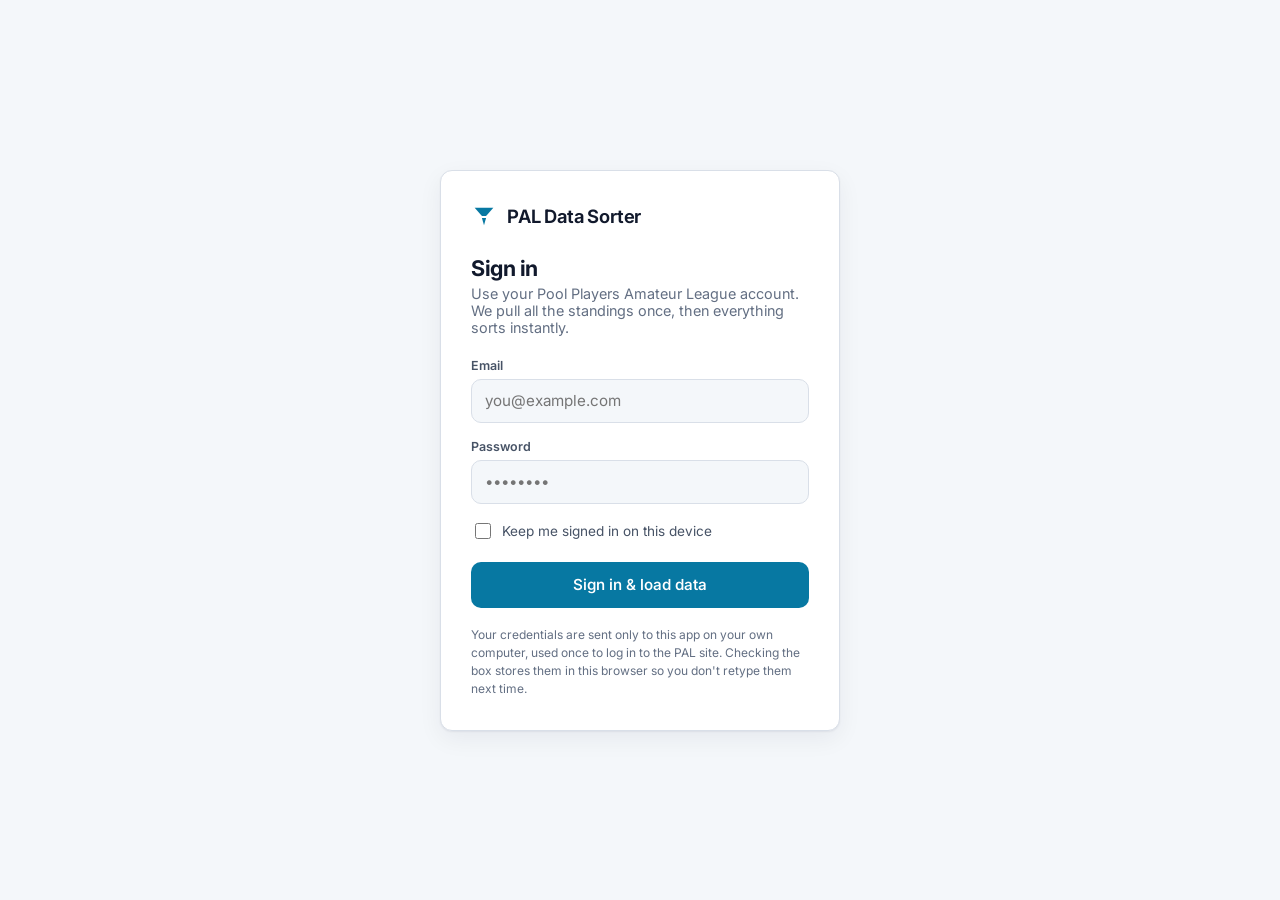
<file: web/index.html>
<!doctype html>
<html lang="en" data-theme="light">
<head>
  <meta charset="utf-8">
  <meta name="viewport" content="width=device-width, initial-scale=1">
  <title>PAL Data Sorter</title>
  <link rel="preconnect" href="https://fonts.googleapis.com">
  <link rel="preconnect" href="https://fonts.gstatic.com" crossorigin>
  <link href="https://fonts.googleapis.com/css2?family=Inter:wght@400;500;600;700&display=swap" rel="stylesheet">
  <link rel="stylesheet" href="styles.css">
  <link rel="icon" href="favicon.svg" type="image/svg+xml">
</head>
<body>

  <!-- ============ Login screen ============ -->
  <section id="login" class="login-wrap">
    <div class="login-card">
      <div class="brand">
        <svg viewBox="0 0 100 100" width="26" height="26" aria-hidden="true">
          <g fill="currentColor">
            <path d="M 14 18 L 86 18 L 58 50 L 42 50 Z"></path>
            <path d="M 42 58 L 58 58 L 50 86 Z"></path>
          </g>
        </svg>
        <span>PAL Data Sorter</span>
      </div>
      <h1>Sign in</h1>
      <p class="lede">Use your Pool Players Amateur League account. We pull all the
        standings once, then everything sorts instantly.</p>

      <div id="loginError" class="alert hidden"></div>

      <form id="loginForm" autocomplete="on">
        <div class="field">
          <label for="email">Email</label>
          <input id="email" type="email" autocomplete="username" required placeholder="you@example.com">
        </div>
        <div class="field">
          <label for="password">Password</label>
          <input id="password" type="password" autocomplete="current-password" required placeholder="••••••••">
        </div>
        <label class="checkbox">
          <input id="remember" type="checkbox">
          Keep me signed in on this device
        </label>
        <button class="btn btn-primary" id="loginBtn" type="submit">Sign in &amp; load data</button>
      </form>

      <p class="note" id="loginNote">Your credentials are sent only to this app on
        your own computer, used once to log in to the PAL site. Checking the box
        stores them in this browser so you don't retype them next time.</p>
    </div>
  </section>

  <!-- ============ App screen ============ -->
  <section id="app" class="hidden">
    <div class="topbar">
      <div class="brand">
        <svg viewBox="0 0 100 100" width="22" height="22" aria-hidden="true">
          <g fill="currentColor">
            <path d="M 14 18 L 86 18 L 58 50 L 42 50 Z"></path>
            <path d="M 42 58 L 58 58 L 50 86 Z"></path>
          </g>
        </svg>
        <span>PAL Data Sorter</span>
      </div>
      <div class="topbar-actions">
        <span class="meta" id="fetchedMeta"></span>
        <button class="btn btn-ghost btn-sm" id="themeBtn" title="Toggle theme" aria-label="Toggle theme">🌙</button>
        <button class="btn btn-secondary btn-sm" id="refreshBtn">Refresh</button>
        <button class="btn btn-ghost btn-sm" id="signoutBtn">Sign out</button>
      </div>
    </div>

    <div class="container">
      <div class="controls" id="controls">
        <div class="control-group">
          <span>League</span>
          <div class="segmented" id="leagueSeg" role="tablist"></div>
        </div>
        <div class="control-group" id="bracketGroup">
          <span>Bracket</span>
          <div class="segmented" id="bracketSeg" role="tablist"></div>
        </div>
        <div class="spacer"></div>
        <div class="control-group">
          <span>Detail data</span>
          <div id="granularWrap"></div>
        </div>
        <div class="control-group">
          <span>&nbsp;</span>
          <button class="btn btn-primary btn-sm" id="csvBtn">Export CSV</button>
        </div>
      </div>

      <div class="detailbar hidden" id="detailBar"></div>

      <div class="stats" id="stats"></div>

      <div class="table-card">
        <div class="table-scroll">
          <table id="table">
            <thead id="thead"></thead>
            <tbody id="tbody"></tbody>
          </table>
        </div>
        <div class="empty hidden" id="emptyState">Nothing to show.</div>
      </div>
    </div>
  </section>

  <script src="app.js"></script>
</body>
</html>
</file>
<file: web/styles.css>
/* PAL Data Sorter — styling derived from the Crucible web design system
   (light navy/teal base with a dark navy/cyan island for the app chrome). */

:root {
  --bg: 210 38% 97%;
  --surface: 0 0% 100%;
  --surface-2: 214 32% 94%;
  --border: 214 24% 88%;
  --fg: 222 44% 12%;
  --muted: 217 18% 34%;
  --subtle: 217 14% 45%;
  --accent: 196 92% 33%;
  --accent-strong: 198 96% 27%;
  --accent-fg: 0 0% 100%;
  --success: 152 56% 31%;
  --warning: 30 82% 36%;
  --danger: 356 66% 45%;
  color-scheme: light;

  --font-sans: "Inter", -apple-system, BlinkMacSystemFont, "Segoe UI", Roboto,
    Helvetica, Arial, sans-serif;
  --font-mono: ui-monospace, "SF Mono", "JetBrains Mono", Menlo, Consolas, monospace;
  --radius: 12px;
  --shadow: 0 1px 2px hsl(222 44% 12% / 0.06), 0 8px 24px hsl(222 44% 12% / 0.06);
}

:root[data-theme="dark"] {
  --bg: 222 47% 7%;
  --surface: 222 38% 10%;
  --surface-2: 221 32% 13%;
  --border: 220 20% 20%;
  --fg: 210 33% 96%;
  --muted: 215 18% 72%;
  --subtle: 216 14% 54%;
  --accent: 192 80% 56%;
  --accent-strong: 198 90% 62%;
  --accent-fg: 222 47% 7%;
  --success: 151 62% 50%;
  --warning: 39 86% 60%;
  --danger: 356 74% 64%;
  color-scheme: dark;
  --shadow: 0 1px 2px hsl(0 0% 0% / 0.4), 0 12px 32px hsl(0 0% 0% / 0.35);
}

* { box-sizing: border-box; border-color: hsl(var(--border)); }

html { scroll-behavior: smooth; }

body {
  margin: 0;
  font-family: var(--font-sans);
  background: hsl(var(--bg));
  color: hsl(var(--fg));
  -webkit-font-smoothing: antialiased;
  -moz-osx-font-smoothing: grayscale;
  min-height: 100vh;
}

::selection { background: hsl(var(--accent) / 0.25); }
:focus-visible { outline: 2px solid hsl(var(--accent)); outline-offset: 2px; }

.hidden { display: none !important; }

/* ---- Brand ---------------------------------------------------------- */
.brand { display: inline-flex; align-items: center; gap: 10px; font-weight: 650;
         letter-spacing: -0.01em; }
.brand svg { color: hsl(var(--accent)); }
.brand .sub { color: hsl(var(--subtle)); font-weight: 500; }

/* ---- Buttons -------------------------------------------------------- */
.btn {
  display: inline-flex; align-items: center; justify-content: center; gap: 8px;
  height: 40px; padding: 0 18px; border-radius: 10px; font: inherit;
  font-weight: 550; font-size: 0.9rem; cursor: pointer;
  border: 1px solid transparent; transition: background .18s, color .18s, border-color .18s;
  white-space: nowrap;
}
.btn:disabled { opacity: 0.55; pointer-events: none; }
.btn-primary { background: hsl(var(--accent)); color: hsl(var(--accent-fg)); }
.btn-primary:hover { background: hsl(var(--accent-strong)); }
.btn-secondary { background: hsl(var(--surface)); color: hsl(var(--fg));
                 border-color: hsl(var(--border)); }
.btn-secondary:hover { background: hsl(var(--surface-2)); }
.btn-ghost { background: transparent; color: hsl(var(--muted)); }
.btn-ghost:hover { background: hsl(var(--surface-2)); color: hsl(var(--fg)); }
.btn-sm { height: 34px; padding: 0 12px; font-size: 0.82rem; border-radius: 9px; }

/* ---- Login screen --------------------------------------------------- */
.login-wrap {
  min-height: 100vh; display: grid; place-items: center; padding: 24px;
}
.login-card {
  width: 100%; max-width: 400px; background: hsl(var(--surface));
  border: 1px solid hsl(var(--border)); border-radius: var(--radius);
  box-shadow: var(--shadow); padding: 32px 30px;
  animation: fade-up 0.5s cubic-bezier(0.2, 0, 0, 1) both;
}
.login-card .brand { font-size: 1.15rem; }
.login-card h1 { margin: 22px 0 4px; font-size: 1.35rem; letter-spacing: -0.02em; }
.login-card .lede { margin: 0 0 22px; color: hsl(var(--subtle)); font-size: 0.9rem; }

.field { display: flex; flex-direction: column; gap: 6px; margin-bottom: 16px; }
.field label { font-size: 0.78rem; font-weight: 600; color: hsl(var(--muted)); }
.field input[type="email"], .field input[type="password"], .field input[type="text"] {
  height: 44px; padding: 0 13px; border-radius: 10px;
  border: 1px solid hsl(var(--border)); background: hsl(var(--bg));
  color: hsl(var(--fg)); font: inherit; font-size: 0.95rem;
}
.field input:focus { border-color: hsl(var(--accent)); }

.checkbox { display: flex; align-items: center; gap: 8px; font-size: 0.85rem;
            color: hsl(var(--muted)); margin-bottom: 20px; user-select: none; cursor: pointer; }
.checkbox input { width: 16px; height: 16px; accent-color: hsl(var(--accent)); }

.login-card .btn-primary { width: 100%; height: 46px; font-size: 0.95rem; }
.note { font-size: 0.75rem; color: hsl(var(--subtle)); margin: 18px 0 0; line-height: 1.5; }

.alert { margin-bottom: 16px; padding: 10px 13px; border-radius: 10px;
         font-size: 0.85rem; font-weight: 500;
         background: hsl(var(--danger) / 0.12); color: hsl(var(--danger));
         border: 1px solid hsl(var(--danger) / 0.3); }

/* ---- App shell ------------------------------------------------------ */
.topbar {
  position: sticky; top: 0; z-index: 5;
  display: flex; align-items: center; justify-content: space-between; gap: 16px;
  padding: 14px 22px; background: hsl(var(--surface) / 0.85);
  backdrop-filter: saturate(150%) blur(8px);
  border-bottom: 1px solid hsl(var(--border));
}
.topbar .brand { font-size: 1.02rem; }
.topbar-actions { display: flex; align-items: center; gap: 10px; }
.meta { font-size: 0.76rem; color: hsl(var(--subtle)); }

.container { max-width: 1100px; margin: 0 auto; padding: 24px 22px 60px; }

.controls {
  display: flex; flex-wrap: wrap; align-items: center; gap: 20px 28px;
  margin-bottom: 20px;
}
.control-group { display: flex; flex-direction: column; gap: 7px; }
.control-group > span { font-size: 0.72rem; font-weight: 700; letter-spacing: 0.05em;
                        text-transform: uppercase; color: hsl(var(--subtle)); }

/* Segmented control */
.segmented { display: inline-flex; padding: 4px; gap: 4px; border-radius: 11px;
             background: hsl(var(--surface-2)); border: 1px solid hsl(var(--border)); }
.segmented button {
  border: 0; background: transparent; color: hsl(var(--muted));
  font: inherit; font-weight: 550; font-size: 0.85rem; padding: 7px 15px;
  border-radius: 8px; cursor: pointer; transition: background .15s, color .15s;
}
.segmented button:hover { color: hsl(var(--fg)); }
.segmented button[aria-selected="true"] {
  background: hsl(var(--surface)); color: hsl(var(--accent));
  box-shadow: 0 1px 2px hsl(222 44% 12% / 0.1);
}

.spacer { flex: 1; }

/* Stat tiles */
.stats { display: flex; flex-wrap: wrap; gap: 14px; margin-bottom: 20px; }
.stat { flex: 1 1 150px; background: hsl(var(--surface)); border: 1px solid hsl(var(--border));
        border-radius: var(--radius); padding: 14px 16px; }
.stat .k { font-size: 0.72rem; font-weight: 700; letter-spacing: 0.05em;
           text-transform: uppercase; color: hsl(var(--subtle)); }
.stat .v { font-size: 1.5rem; font-weight: 700; letter-spacing: -0.02em; margin-top: 3px;
           font-variant-numeric: tabular-nums; }

/* Table */
.table-card { background: hsl(var(--surface)); border: 1px solid hsl(var(--border));
              border-radius: var(--radius); box-shadow: var(--shadow); overflow: hidden; }
.table-scroll { overflow-x: auto; }
table { border-collapse: collapse; width: 100%; font-size: 0.9rem; }
thead th {
  position: sticky; top: 0; background: hsl(var(--surface-2));
  font-size: 0.72rem; text-transform: uppercase; letter-spacing: 0.04em;
  color: hsl(var(--muted)); font-weight: 700; text-align: right;
  padding: 11px 14px; white-space: nowrap; cursor: pointer; user-select: none;
  border-bottom: 1px solid hsl(var(--border));
}
thead th:hover { color: hsl(var(--fg)); }
thead th.text, tbody td.text { text-align: left; }
thead th .arrow { color: hsl(var(--accent)); font-size: 0.7rem; margin-left: 3px; }
thead th[aria-sort="none"] .arrow { opacity: 0; }
tbody td { padding: 9px 14px; text-align: right; white-space: nowrap;
           font-variant-numeric: tabular-nums; border-bottom: 1px solid hsl(var(--border)); }
tbody tr:last-child td { border-bottom: 0; }
tbody tr:nth-child(even) { background: hsl(var(--surface-2) / 0.45); }
tbody tr:hover { background: hsl(var(--accent) / 0.07); }
td.rank { color: hsl(var(--subtle)); font-weight: 600; }
td.name { font-weight: 600; }
.badge { display: inline-block; padding: 1px 8px; border-radius: 999px; font-size: 0.72rem;
         font-weight: 700; background: hsl(var(--accent) / 0.14); color: hsl(var(--accent-strong)); }
:root[data-theme="dark"] .badge { color: hsl(var(--accent)); }

.empty { padding: 40px; text-align: center; color: hsl(var(--subtle)); }

/* Clickable player rows (granular mode) */
tbody tr.row-click { cursor: pointer; }
td.name .disclosure { color: hsl(var(--subtle)); font-size: 0.8rem; margin-left: 6px; opacity: 0; transition: opacity .15s; }
tbody tr.row-click:hover td.name .disclosure { opacity: 1; }

/* Win / loss pill */
.wl { display: inline-block; min-width: 22px; text-align: center; padding: 1px 8px;
      border-radius: 999px; font-size: 0.72rem; font-weight: 800; }
.wl.w { background: hsl(var(--success) / 0.16); color: hsl(var(--success)); }
.wl.l { background: hsl(var(--danger) / 0.15); color: hsl(var(--danger)); }
:root[data-theme="dark"] .wl.w { color: hsl(var(--success)); }

/* Granular control + progress bar */
#granularWrap { display: flex; align-items: center; gap: 10px; min-height: 34px; }
.progress { width: 150px; height: 8px; border-radius: 999px; overflow: hidden;
            background: hsl(var(--surface-2)); border: 1px solid hsl(var(--border)); }
.progress .bar { height: 100%; width: 0%; background: hsl(var(--accent));
                 transition: width .2s ease; }
.progress-text { font-size: 0.78rem; color: hsl(var(--subtle)); font-variant-numeric: tabular-nums;
                 white-space: nowrap; }
.loaded-tag { display: inline-flex; align-items: center; gap: 6px; font-size: 0.8rem;
              font-weight: 600; color: hsl(var(--success)); }
.notice { font-size: 0.78rem; color: hsl(var(--warning)); font-weight: 500; }

/* Detail (opponent) bar */
.detailbar { display: flex; flex-wrap: wrap; align-items: center; gap: 12px 16px; margin-bottom: 18px; }
.detailbar .title { font-size: 1.25rem; font-weight: 700; letter-spacing: -0.02em; }
.detailbar .facts { display: flex; gap: 14px; flex-wrap: wrap; }
.detailbar .fact { font-size: 0.82rem; color: hsl(var(--subtle)); }
.detailbar .fact b { color: hsl(var(--fg)); font-weight: 700; font-variant-numeric: tabular-nums; }
.detailbar .grow { flex: 1; }

@keyframes fade-up {
  from { opacity: 0; transform: translateY(12px); }
  to { opacity: 1; transform: translateY(0); }
}
@media (prefers-reduced-motion: reduce) {
  *, *::before, *::after { animation-duration: 0.01ms !important; transition-duration: 0.01ms !important; }
}

@media (max-width: 560px) {
  .container { padding: 18px 14px 48px; }
  .controls { gap: 16px; }
  .meta { display: none; }
}
</file>
